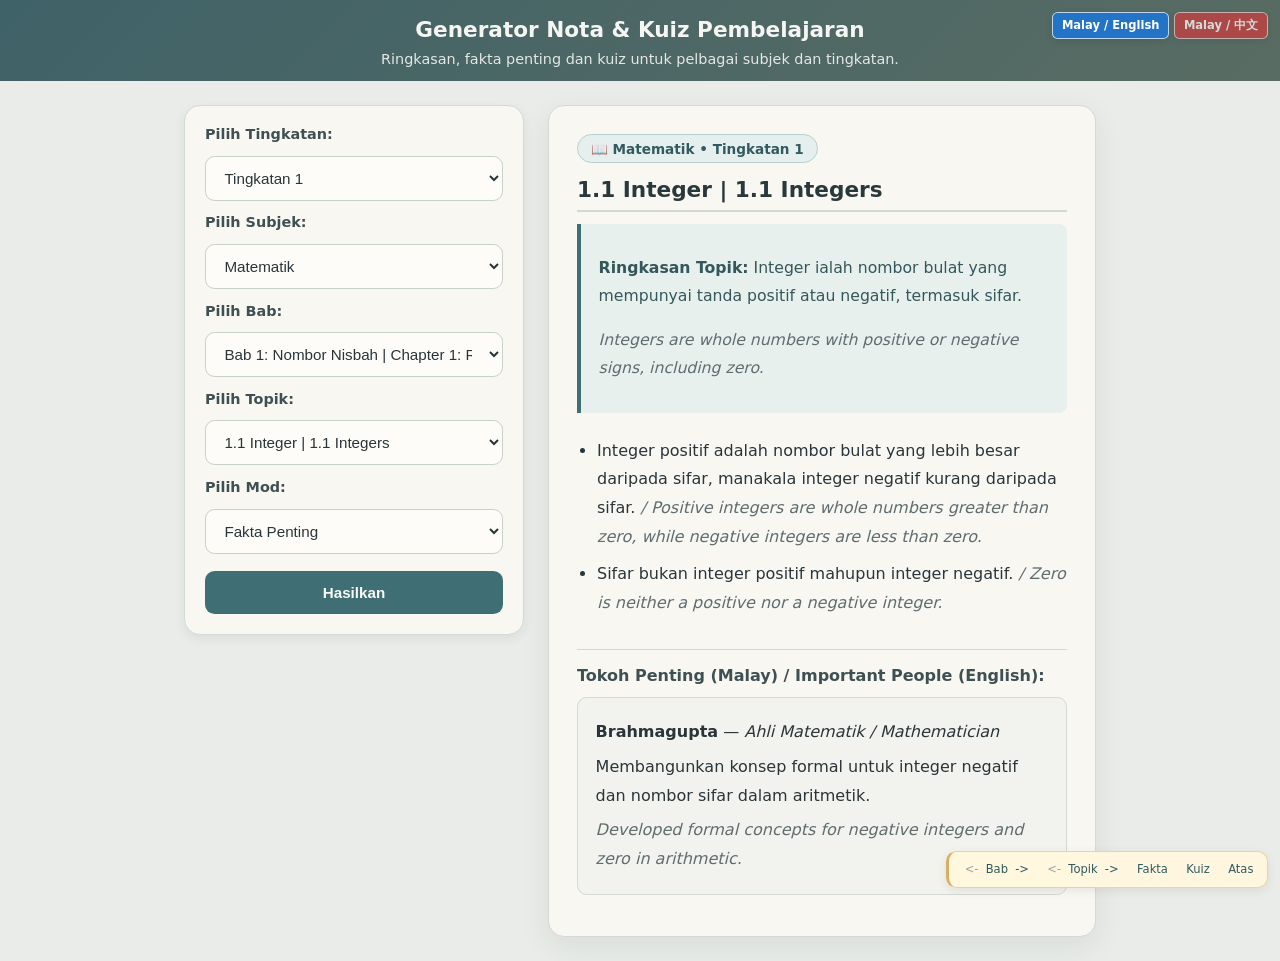
<file: index.html>
<!DOCTYPE html>
<html lang="ms" translate="no">
<head>
  <meta charset="UTF-8" />
  <meta name="viewport" content="width=device-width, initial-scale=1.0" />
  <meta name="google" content="notranslate" />
  <title>Generator Nota &amp; Kuiz Pembelajaran</title>
  <link rel="stylesheet" href="styles.css?v=2" />
</head>
<body id="top">
  <header>
    <h1>Generator Nota &amp; Kuiz Pembelajaran</h1>
    <p>Ringkasan, fakta penting dan kuiz untuk pelbagai subjek dan tingkatan.</p>
  </header>

  <div id="language-switcher" class="language-switcher" role="group" aria-label="Pilih Bahasa">
    <button type="button" class="language-button language-button-en is-active" data-language="ms-en" aria-pressed="true">Malay / English</button>
    <button type="button" class="language-button language-button-zh" data-language="ms-zh" aria-pressed="false">Malay / 中文</button>
  </div>

  <main>
    <div class="app-layout">
      <aside class="sidebar">
        <div class="controls">
          <label for="tingkatan-select">Pilih Tingkatan:</label>
          <select id="tingkatan-select"></select>

          <label for="subject-select">Pilih Subjek:</label>
          <select id="subject-select"></select>

          <label for="chapter-select">Pilih Bab:</label>
          <select id="chapter-select"></select>

          <label for="topic-select">Pilih Topik:</label>
          <select id="topic-select"></select>

          <label for="mode-select">Pilih Mod:</label>
          <select id="mode-select">
            <option value="summary-facts">Fakta Penting</option>
            <option value="quiz">Soalan Kuiz</option>
            <option value="annual-exam" hidden>Kertas Peperiksaan Akhir Tahun</option>
          </select>

          <button id="generate-btn">Hasilkan</button>
        </div>
      </aside>

      <section id="output" class="output">
        <div id="status-message" class="status-message" style="display: none;"></div>
        <div id="result"></div>
      </section>
    </div>
  </main>

  <nav id="quick-nav" class="quick-nav" aria-label="Navigasi pantas">
    <span class="quick-nav-group" aria-label="Navigasi bab">
      <a href="#result" data-quick-action="previous-chapter" aria-label="Bab sebelumnya">&lt;-</a><span>Bab</span><a href="#result" data-quick-action="next-chapter" aria-label="Bab seterusnya">-&gt;</a>
    </span>
    <span class="quick-nav-group" aria-label="Navigasi topik">
      <a href="#result" data-quick-action="previous-section" aria-label="Topik sebelumnya">&lt;-</a><span>Topik</span><a href="#result" data-quick-action="next-section" aria-label="Topik seterusnya">-&gt;</a>
    </span>
    <a href="#result" data-quick-action="facts">Fakta</a>
    <a href="#result" data-quick-action="quiz">Kuiz</a>
    <a href="#top" data-quick-action="top">Atas</a>
  </nav>

  <script src="app.js?v=3"></script>
</body>
</html>
</file>
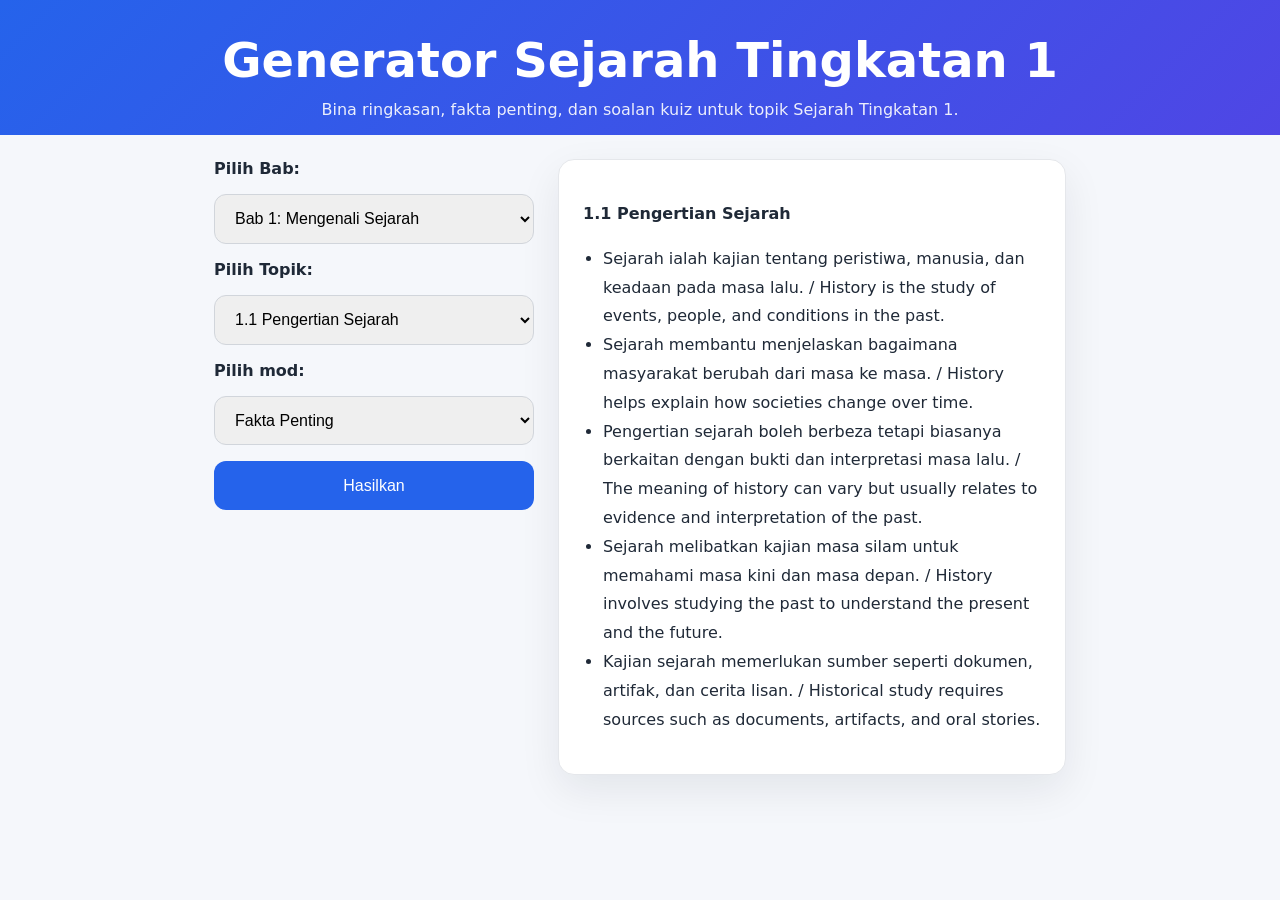
<file: 2026-08-05/oe/work/index.html>
<!DOCTYPE html>
<html lang="ms">
<head>
  <meta charset="UTF-8" />
  <meta name="viewport" content="width=device-width, initial-scale=1.0" />
  <title>Generator Sejarah Tingkatan 1</title>
  <link rel="stylesheet" href="styles.css" />
</head>
<body>
  <header>
    <h1>Generator Sejarah Tingkatan 1</h1>
    <p>Bina ringkasan, fakta penting, dan soalan kuiz untuk topik Sejarah Tingkatan 1.</p>
  </header>

  <main>
    <div class="app-layout">
      <aside class="sidebar">
        <div class="controls">
          <label for="chapter-select">Pilih Bab:</label>
          <select id="chapter-select"></select>

          <label for="topic-select">Pilih Topik:</label>
          <select id="topic-select"></select>

          <label for="mode-select">Pilih mod:</label>
          <select id="mode-select">
            <option value="summary-facts">Fakta Penting</option>
            <option value="quiz">Soalan Kuiz</option>
          </select>

          <button id="generate-btn">Hasilkan</button>
        </div>
      </aside>

      <section id="output" class="output">
        <div id="result"></div>
      </section>
    </div>
  </main>

  <script src="app.js"></script>
</body>
</html>
</file>
<file: styles.css>
* {
  box-sizing: border-box;
}

:root {
  --page: #e9ece8;
  --ink: #29353a;
  --panel: #f8f7f2;
  --line: #d3d9d4;
  --accent: #3f6f74;
  --accent-dark: #315b60;
  --muted: #5f6d70;
}

body {
  margin: 0;
  font-family: Inter, system-ui, -apple-system, BlinkMacSystemFont, "Segoe UI", sans-serif;
  background: var(--page);
  color: var(--ink);
}

header {
  padding: 1rem 1.25rem 0.8rem;
  text-align: center;
  background: linear-gradient(135deg, #3f6268 0%, #596c63 100%);
  color: #f5f6f1;
}

header h1 {
  margin: 0;
  font-size: 1.35rem;
  font-weight: 700;
  line-height: 1.3;
}

header p {
  margin: 0.35rem auto 0;
  max-width: 680px;
  opacity: 0.9;
  font-size: 0.9rem;
  line-height: 1.3;
}

.language-switcher {
  position: fixed;
  top: 0.75rem;
  right: 0.75rem;
  z-index: 20;
  display: flex;
  gap: 0.3rem;
}

.language-button {
  border: 1px solid rgba(255, 255, 255, 0.7);
  border-radius: 0.35rem;
  padding: 0.35rem 0.55rem;
  color: #fff;
  font: inherit;
  font-size: 0.72rem;
  font-weight: 700;
  line-height: 1.2;
  cursor: pointer;
  box-shadow: 0 2px 6px rgba(38, 53, 55, 0.18);
  opacity: 0.75;
  transition: opacity 0.2s ease, transform 0.1s ease;
}

.language-button-en {
  background: #2374c6;
}

.language-button-zh {
  background: #c73e3e;
}

.language-button:hover,
.language-button:focus-visible,
.language-button.is-active {
  opacity: 1;
}

.language-button:focus-visible {
  outline: 2px solid #fff;
  outline-offset: 2px;
}

.language-button:active {
  transform: scale(0.97);
}

main {
  padding: 1.5rem;
  max-width: 960px;
  margin: 0 auto;
}

.app-layout {
  display: grid;
  gap: 1.5rem;
}

.sidebar {
  display: flex;
  flex-direction: column;
}

.controls {
  display: grid;
  gap: 0.85rem;
  background: var(--panel);
  padding: 1.25rem;
  border-radius: 1rem;
  border: 1px solid var(--line);
  box-shadow: 0 4px 12px rgba(38, 53, 55, 0.07);
}

.controls label {
  font-weight: 600;
  font-size: 0.9rem;
  color: #3f5053;
}

.controls select,
.controls button,
.controls input[type="file"] {
  width: 100%;
  padding: 0.75rem 0.9rem;
  border: 1px solid #c8d0ca;
  border-radius: 0.6rem;
  font-size: 0.95rem;
  background: #fdfcf8;
  color: var(--ink);
}

.controls select:focus,
.controls button:focus {
  outline: 2px solid #70999a;
  border-color: var(--accent);
}

.controls button {
  background: var(--accent);
  color: #f8faf7;
  font-weight: 600;
  border-color: transparent;
  cursor: pointer;
  transition: background-color 0.2s ease, transform 0.1s ease;
  margin-top: 0.25rem;
}

.controls button:hover {
  background: var(--accent-dark);
}

.controls button:active {
  transform: scale(0.99);
}

.output {
  background: var(--panel);
  border: 1px solid var(--line);
  border-radius: 1rem;
  padding: 1.75rem;
  box-shadow: 0 10px 30px rgba(38, 53, 55, 0.08);
  min-height: 350px;
}

.status-message {
  padding: 1rem 1.25rem;
  border-radius: 0.75rem;
  margin-bottom: 1.5rem;
  font-size: 0.95rem;
  line-height: 1.5;
}

.status-message.info {
  background: #e5efee;
  color: #315b60;
  border: 1px solid #b9cfcd;
}

.status-message.warning {
  background: #f4edda;
  color: #765d2c;
  border: 1px solid #decf9f;
}

.translation-pair {
  display: inline-block;
}

.translation-zh {
  display: block;
  margin-top: 0.2rem;
  color: var(--muted);
}

.status-message.error {
  background: #f5e6e3;
  color: #8a443d;
  border: 1px solid #dfbdb7;
}

.status-message.success {
  background: #e5efe7;
  color: #356447;
  border: 1px solid #bed2c1;
}

.dataset-badge {
  display: inline-block;
  background: #e5efee;
  color: #315b60;
  border: 1px solid #b9cfcd;
  font-size: 0.85rem;
  font-weight: 600;
  padding: 0.35rem 0.8rem;
  border-radius: 2rem;
  margin-bottom: 0.85rem;
}

.topic-title {
  font-size: 1.35rem;
  font-weight: 700;
  color: #29383b;
  margin-top: 0;
  margin-bottom: 0.75rem;
  padding-bottom: 0.5rem;
  border-bottom: 2px solid var(--line);
}

.topic-summary {
  background: #e8f0ed;
  border-left: 4px solid var(--accent);
  padding: 0.9rem 1.1rem;
  border-radius: 0 0.5rem 0.5rem 0;
  margin-bottom: 1.5rem;
  font-size: 0.98rem;
  line-height: 1.6;
  color: #34575b;
}

.summary-en,
.fact-en,
.person-en {
  color: var(--muted);
  font-style: italic;
}

#result p,
#result li {
  line-height: 1.8;
}

#result ul {
  padding-left: 1.25rem;
  margin-bottom: 1.5rem;
}

#result li {
  margin-bottom: 0.5rem;
}

.visual-media {
  width: min(100%, 48rem);
  margin: 1rem 0 1.25rem;
  overflow: hidden;
  border: 1px solid #cbd8d2;
  border-radius: 0.55rem;
  background: #edf3f1;
}

.visual-media img {
  display: block;
  width: 100%;
  max-height: 26rem;
  object-fit: contain;
  background: #dcebf0;
}

.visual-media figcaption {
  display: grid;
  gap: 0.25rem;
  padding: 0.65rem 0.8rem;
  color: #304b4c;
  line-height: 1.45;
}

.visual-media figcaption small {
  color: var(--muted);
  overflow-wrap: anywhere;
}

.visual-media figcaption a {
  color: #315b60;
}

.study-visual {
  margin: 0.8rem 0 1rem;
  border: 1px solid #cbd8d2;
  border-radius: 0.55rem;
  background: #f4f7f3;
  color: #304b4c;
}

.study-visual summary {
  padding: 0.65rem 0.8rem;
  cursor: pointer;
  font-weight: 650;
}

.study-visual summary:hover,
.study-visual summary:focus-visible {
  background: #e6efea;
}

.visual-diagram {
  display: grid;
  grid-template-columns: repeat(auto-fit, minmax(min(100%, 9rem), 1fr));
  gap: 0.65rem;
  margin: 0 !important;
  padding: 0.75rem !important;
  list-style: none;
}

.visual-diagram li {
  display: grid;
  place-items: center;
  min-height: 4rem;
  margin: 0 !important;
  padding: 0.65rem;
  border: 1px solid #c5d4ce;
  border-radius: 0.4rem;
  background: #fffefa;
  text-align: center;
  line-height: 1.45 !important;
}

.study-visual[data-visual-type="timeline"] .visual-diagram li {
  border-top: 3px solid #b66a43;
}

.study-visual[data-visual-type="process"] .visual-diagram li {
  border-left: 3px solid #56817a;
}

.study-visual[data-visual-type="compare"] .visual-diagram li:nth-child(odd) {
  background: #eaf1ed;
}

.study-visual[data-visual-type="map"] .visual-diagram {
  background-color: #e9f0ed;
  background-image: linear-gradient(30deg, transparent 48%, rgba(86, 129, 122, 0.08) 49%, rgba(86, 129, 122, 0.08) 51%, transparent 52%);
}

.important-people {
  margin-top: 2rem;
  padding-top: 1rem;
  border-top: 1px solid var(--line);
}

.important-people h4 {
  margin: 0 0 0.75rem 0;
  color: #3f5053;
}

.person-item {
  background: #f2f3ee;
  border: 1px solid var(--line);
  border-radius: 0.6rem;
  padding: 0.9rem 1.1rem;
  margin-bottom: 0.85rem;
}

.person-item p {
  margin: 0.35rem 0;
}

.quiz-item {
  background: #fbfaf6;
  border: 1px solid var(--line);
  border-radius: 0.75rem;
  padding: 1.25rem;
  margin-bottom: 1.25rem;
  box-shadow: 0 2px 6px rgba(38, 53, 55, 0.05);
}

.quiz-item h3 {
  margin-top: 0;
  font-size: 1.05rem;
  color: var(--accent-dark);
}

.quiz-item ul {
  list-style: none;
  padding-left: 0;
  margin: 0.85rem 0;
}

.quiz-item ul li {
  padding: 0.45rem 0.75rem;
  background: #f1f3ef;
  border-radius: 0.4rem;
  margin-bottom: 0.4rem;
  border: 1px solid #dfe5df;
}

.quiz-answer {
  background: #e5efe7;
  border: 1px solid #bed2c1;
  color: #356447;
  padding: 0.6rem 0.9rem;
  border-radius: 0.5rem;
  margin-top: 0.75rem;
  font-size: 0.95rem;
}

.exam-toolbar {
  display: flex;
  flex-wrap: wrap;
  gap: 0.65rem;
  justify-content: flex-end;
  margin: 0 auto 1rem;
  max-width: 48rem;
}

.exam-toolbar button {
  padding: 0.6rem 0.85rem;
  border: 1px solid var(--accent-dark);
  border-radius: 0.35rem;
  background: var(--accent-dark);
  color: #fff;
  font: inherit;
  font-weight: 650;
  cursor: pointer;
}

.exam-toolbar button:last-child {
  background: #fffefa;
  color: var(--accent-dark);
}

.exam-toolbar button[data-exam-action="check"] {
  border-color: #a92f32;
  background: #a92f32;
}

.exam-inline-answer:not([hidden]) {
  display: inline;
  margin-left: 0.35rem;
  color: #b4232b;
  font-family: Inter, system-ui, sans-serif;
  font-size: 0.92em;
  font-weight: 700;
}

.exam-inline-reason {
  color: #9c252a;
  font-weight: 500;
}

.exam-paper {
  max-width: 48rem;
  margin: 0 auto;
  padding: clamp(1rem, 4vw, 2.5rem);
  border: 1px solid #cbd2ce;
  background: #fffefa;
  color: #262e30;
  font-family: Georgia, "Times New Roman", serif;
  line-height: 1.55;
}

.exam-header {
  padding: 0 0 1rem;
  border-bottom: 2px solid #29383b;
  background: #fffefa;
  color: #262e30;
  text-align: center;
}

.exam-header > p {
  margin: 0 0 0.35rem;
  font-family: Inter, system-ui, sans-serif;
  font-size: 0.8rem;
  font-weight: 700;
}

.exam-header h2 {
  margin: 0 0 0.85rem;
  font-family: Georgia, "Times New Roman", serif;
  font-size: 1.55rem;
  line-height: 1.2;
}

.exam-meta,
.exam-candidate {
  display: flex;
  flex-wrap: wrap;
  justify-content: space-between;
  gap: 0.5rem 1rem;
  text-align: left;
}

.exam-meta {
  margin-bottom: 0.85rem;
  font-weight: 700;
}

.exam-candidate {
  font-size: 0.9rem;
}

.exam-instructions {
  margin: 1.2rem 0 1.5rem;
}

.exam-instructions h3,
.exam-section h3,
.exam-answer-key h3 {
  margin: 0 0 0.65rem;
  color: #29383b;
  font-family: Inter, system-ui, sans-serif;
  font-size: 1rem;
}

.exam-instructions ol {
  margin: 0;
  padding-left: 1.4rem;
}

.exam-section {
  margin-top: 1.5rem;
}

.exam-section h3 {
  padding-bottom: 0.4rem;
  border-bottom: 1px solid #bfc9c3;
}

.exam-section h3 span {
  float: right;
  font-weight: 500;
}

.exam-question {
  margin: 1rem 0 1.2rem;
  break-inside: avoid;
}

.exam-question > p {
  margin: 0 0 0.45rem;
}

.exam-mark {
  white-space: nowrap;
  font-size: 0.88rem;
}

.exam-choices {
  display: grid;
  grid-template-columns: repeat(2, minmax(0, 1fr));
  gap: 0.2rem 1.2rem;
  margin: 0.4rem 0 0;
  padding-left: 1.65rem;
}

.exam-choices li {
  padding-left: 0.1rem;
}

.exam-answer-lines {
  height: 4.2rem;
  background: repeating-linear-gradient(to bottom, transparent 0, transparent 1.35rem, #aeb9b3 1.38rem, transparent 1.42rem);
}

.exam-answer-key {
  margin-top: 2rem;
  border-top: 2px dashed #8a9991;
  padding-top: 0.8rem;
  font-family: Inter, system-ui, sans-serif;
}

.exam-answer-key summary {
  cursor: pointer;
  color: #315b60;
  font-weight: 700;
}

.exam-answer-key section {
  padding-top: 1rem;
}

.exam-answer-key ol {
  columns: 1;
  padding-left: 1.5rem;
}

.exam-answer-key li {
  break-inside: avoid;
  margin-bottom: 0.45rem;
}

.exam-solution {
  margin: 0.2rem 0 0.65rem;
  color: #475a59;
  font-size: 0.92rem;
  font-weight: 400;
  line-height: 1.5;
}

.answer-key-note {
  color: var(--muted);
  font-size: 0.9rem;
  font-style: italic;
}

.quick-nav {
  position: fixed;
  right: 0.75rem;
  bottom: 0.75rem;
  z-index: 10;
  display: flex;
  flex-wrap: wrap;
  justify-content: flex-end;
  gap: 0.25rem;
  max-width: min(24rem, calc(100vw - 1.5rem));
  padding: 0.35rem 0.4rem 0.35rem 0.55rem;
  background: rgba(255, 247, 221, 0.94);
  border: 1px solid #ead3a3;
  border-left: 3px solid #d9ad62;
  border-radius: 0.65rem;
  box-shadow: 0 3px 10px rgba(86, 73, 42, 0.1);
  backdrop-filter: blur(6px);
}

.quick-nav a {
  color: var(--accent-dark);
  font-size: 0.72rem;
  line-height: 1.2;
  padding: 0.3rem 0.45rem;
  border-radius: 0.25rem;
  text-decoration: none;
  white-space: nowrap;
}

.quick-nav-group {
  display: inline-flex;
  align-items: center;
  white-space: nowrap;
}

.quick-nav-group > span {
  color: var(--accent-dark);
  font-size: 0.72rem;
  line-height: 1.2;
}

.quick-nav a:hover,
.quick-nav a:focus-visible {
  background: #e5efee;
  outline: none;
}

.quick-nav a.is-disabled {
  color: #9aa5a1;
  cursor: default;
  pointer-events: none;
}

html {
  scroll-behavior: smooth;
}

@media (min-width: 900px) {
  .app-layout {
    grid-template-columns: minmax(280px, 340px) 1fr;
    align-items: start;
  }

  .sidebar {
    position: sticky;
    top: 1.5rem;
    align-self: start;
  }
}

@media (max-width: 560px) {
  .exam-choices {
    grid-template-columns: 1fr;
  }

  .exam-answer-key ol {
    columns: 1;
  }

  .exam-header h2 {
    font-size: 1.35rem;
  }
}

@media print {
  @page {
    margin: 1.5cm;
  }

  body {
    background: #fff;
    color: #000;
  }

  body > header,
  .language-switcher,
  .sidebar,
  .quick-nav,
  .status-message,
  .exam-toolbar,
  .dataset-badge {
    display: none !important;
  }

  main {
    max-width: none;
    margin: 0;
    padding: 0;
  }

  .app-layout {
    display: block;
  }

  .output {
    min-height: 0;
    padding: 0;
    border: 0;
    box-shadow: none;
  }

  .exam-paper {
    max-width: none;
    margin: 0;
    padding: 0;
    border: 0;
    background: #fff;
    color: #000;
  }

  .exam-answer-key > summary {
    display: none;
  }

  .exam-answer-key > section,
  .exam-answer-key:not([open]) > section {
    display: block !important;
  }

  .exam-section,
  .exam-answer-key {
    break-before: auto;
  }

  .exam-question {
    break-inside: avoid;
  }
}
</file>
<file: 2026-08-05/oe/work/styles.css>
* {
  box-sizing: border-box;
}

body {
  margin: 0;
  font-family: Inter, system-ui, -apple-system, BlinkMacSystemFont, "Segoe UI", sans-serif;
  background: #f5f7fb;
  color: #1f2937;
}

header {
  padding: 2rem 1.5rem 1rem;
  text-align: center;
  background: linear-gradient(135deg, #2563eb 0%, #4f46e5 100%);
  color: #ffffff;
}

header h1 {
  margin: 0;
  font-size: clamp(2rem, 4vw, 3rem);
}

header p {
  margin: 0.75rem auto 0;
  max-width: 640px;
  opacity: 0.9;
}

main {
  padding: 1.5rem;
  max-width: 900px;
  margin: 0 auto;
}

.app-layout {
  display: grid;
  gap: 1.5rem;
}

.sidebar {
  display: flex;
  flex-direction: column;
}

.controls {
  display: grid;
  gap: 1rem;
  margin-bottom: 0;
}

.controls label {
  font-weight: 600;
}

.controls select,
.controls button {
  width: 100%;
  padding: 0.9rem 1rem;
  border: 1px solid #d1d5db;
  border-radius: 0.75rem;
  font-size: 1rem;
}

.controls button {
  background: #2563eb;
  color: #ffffff;
  border-color: transparent;
  cursor: pointer;
  transition: background-color 0.2s ease;
}

.controls button:hover {
  background: #1d4ed8;
}

.output {
  background: #ffffff;
  border: 1px solid #e5e7eb;
  border-radius: 1rem;
  padding: 1.5rem;
  box-shadow: 0 15px 40px rgba(15, 23, 42, 0.08);
}

.output h2 {
  margin-top: 0;
}

#result p,
#result li {
  line-height: 1.8;
}

#result ul {
  padding-left: 1.25rem;
}

@media (min-width: 900px) {
  .app-layout {
    grid-template-columns: minmax(260px, 320px) 1fr;
    align-items: start;
  }

  .sidebar {
    position: sticky;
    top: 1.5rem;
    align-self: start;
  }
}
</file>
